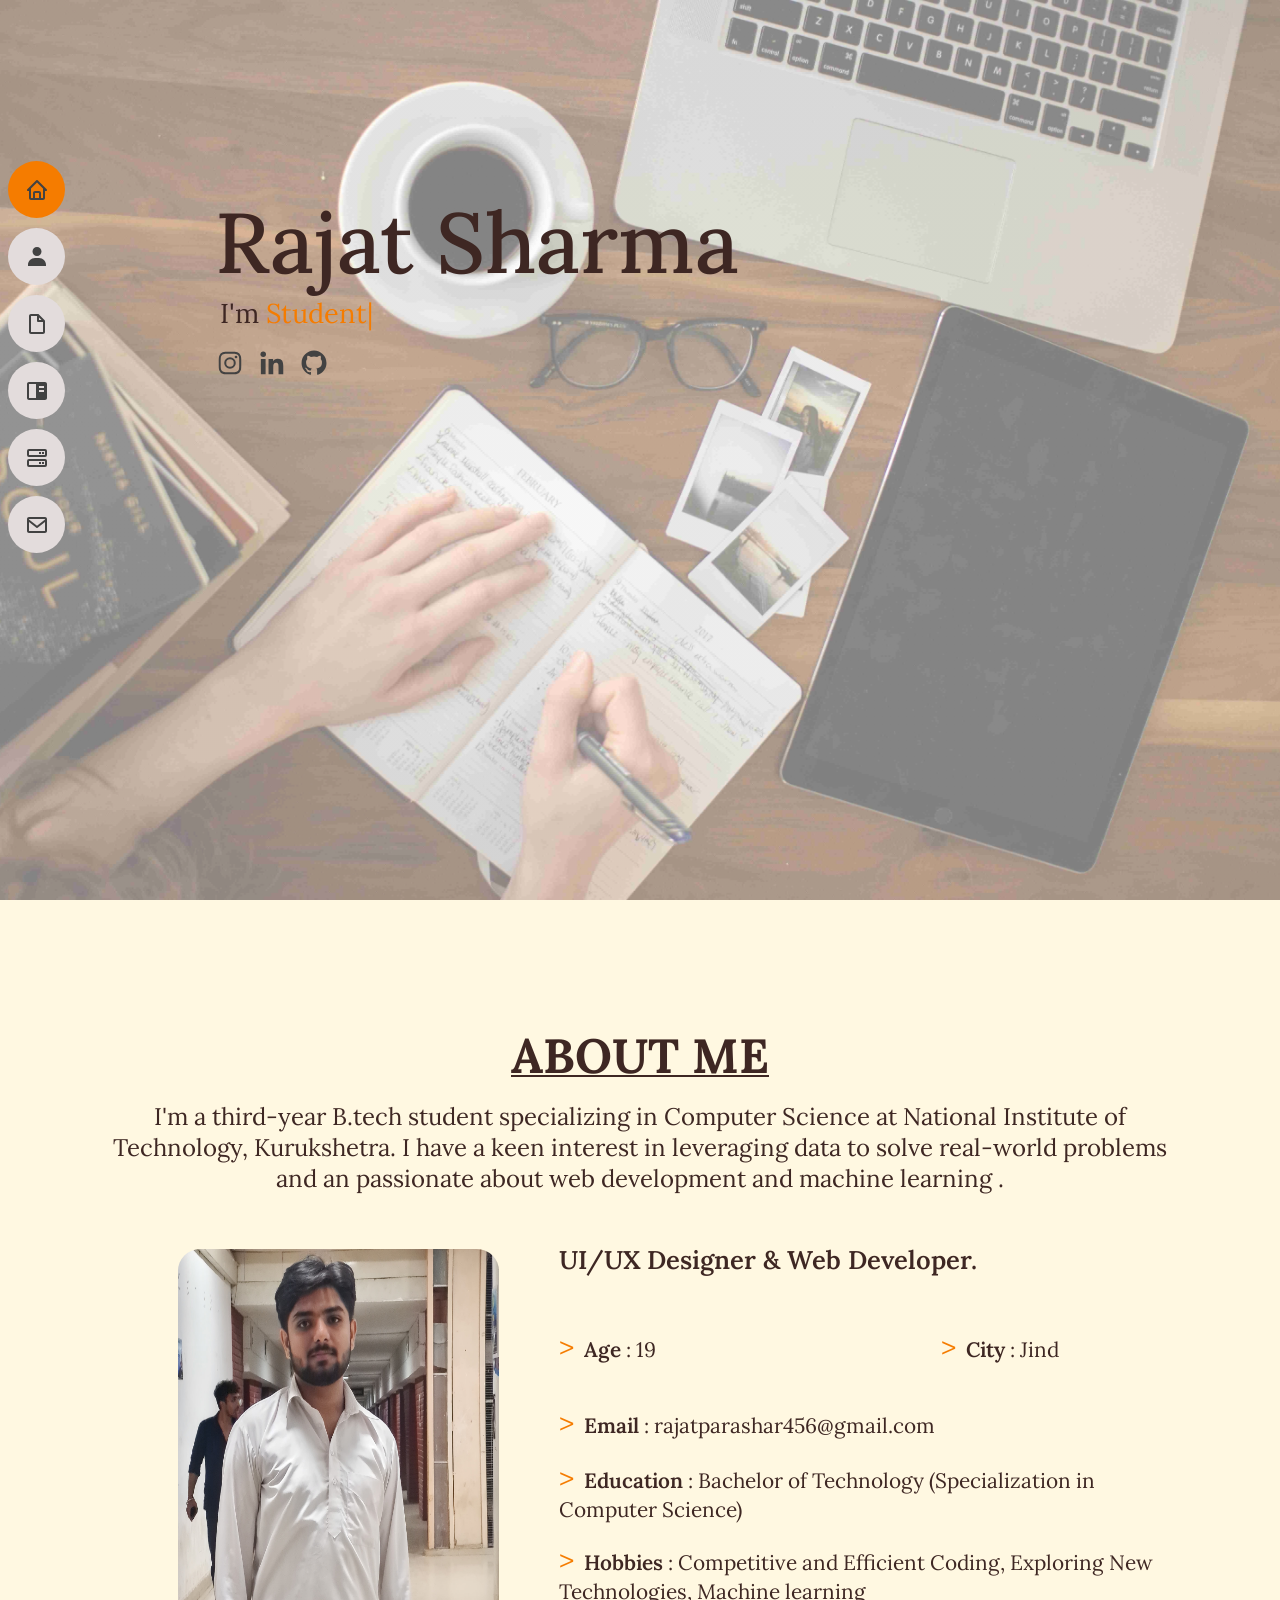
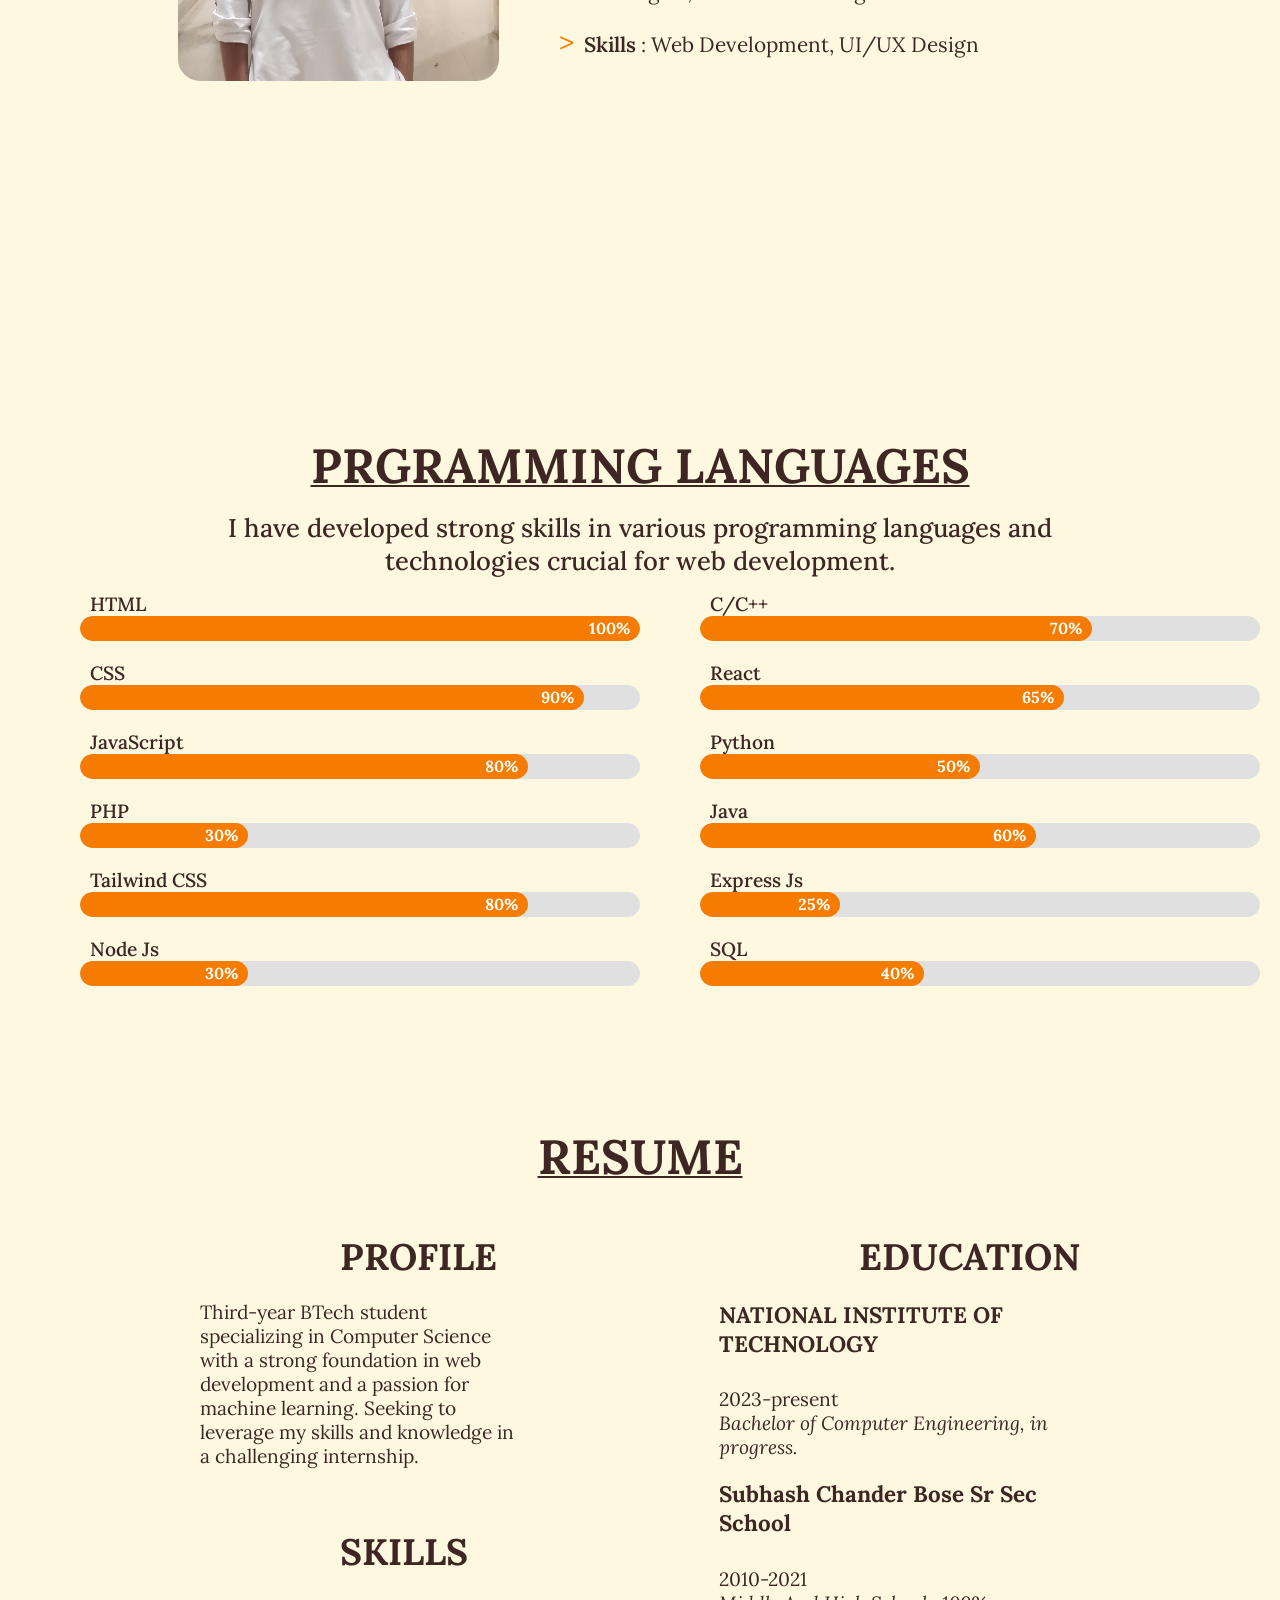
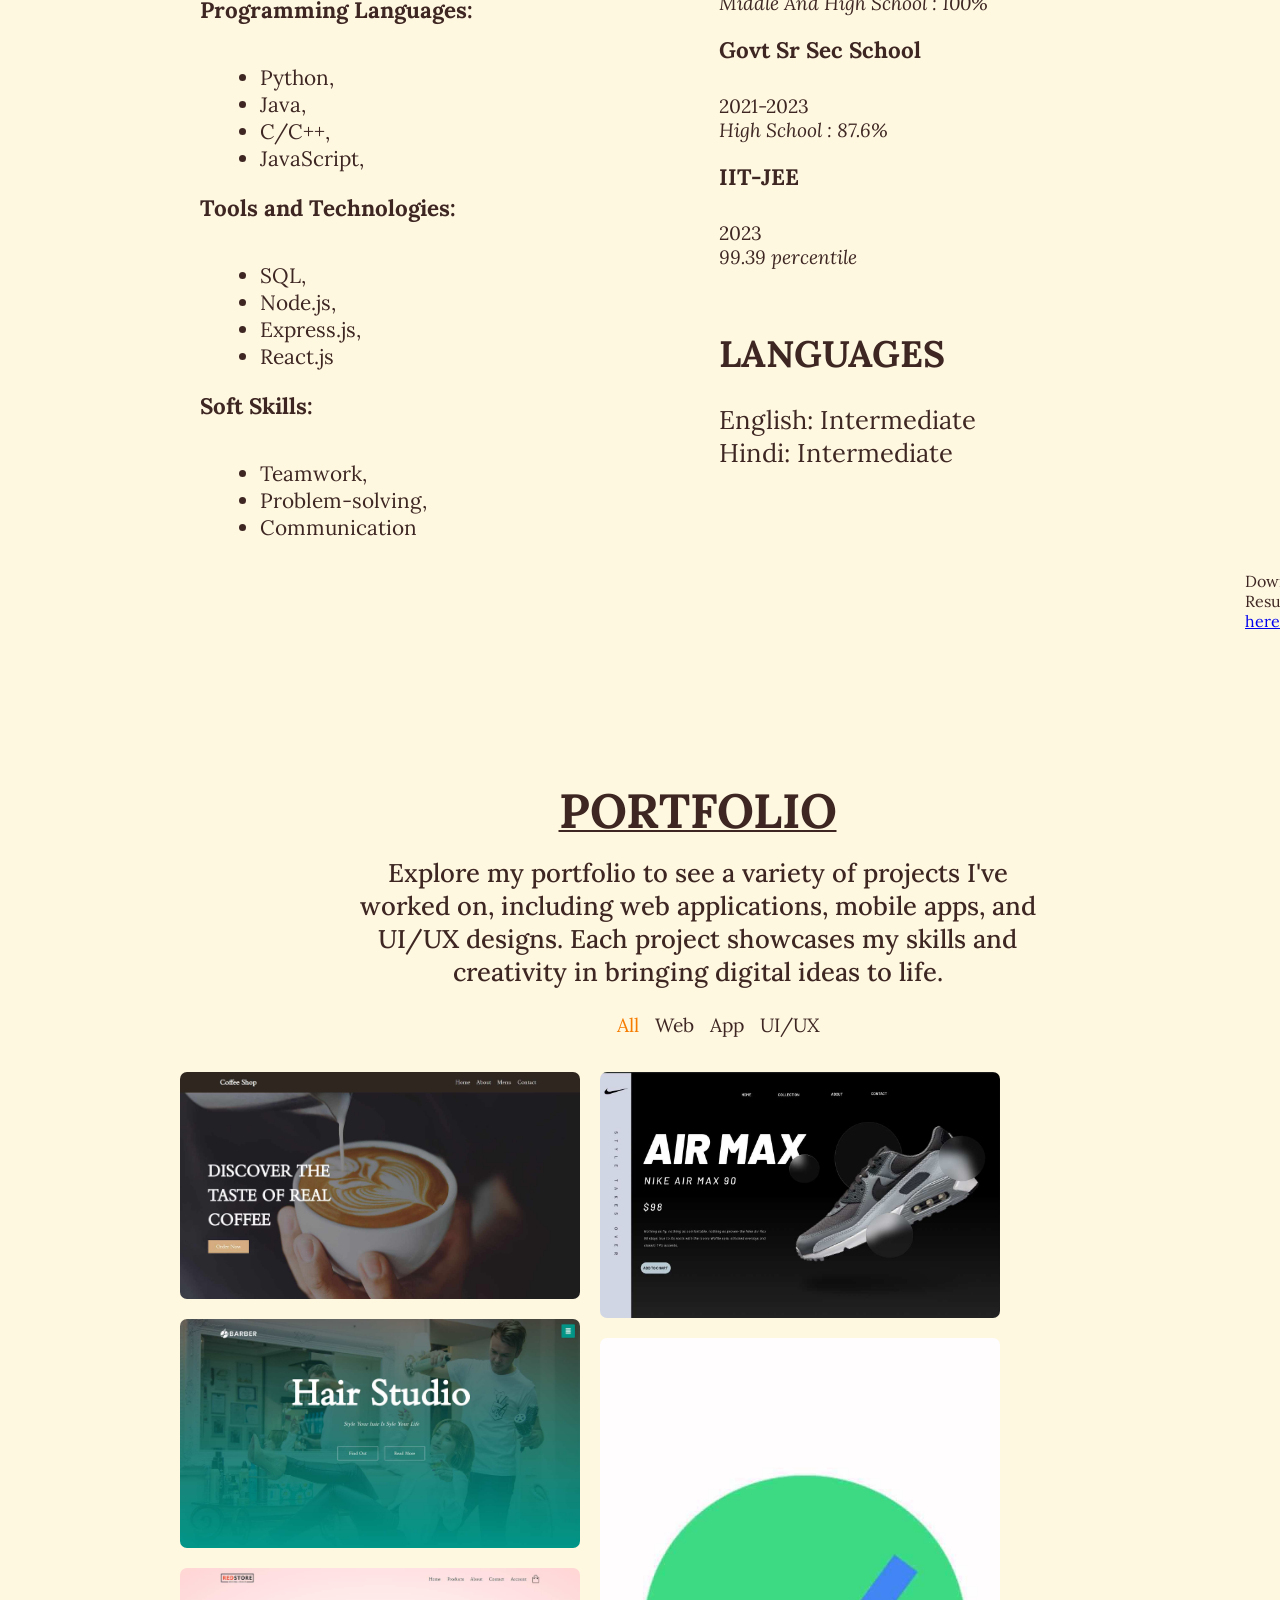
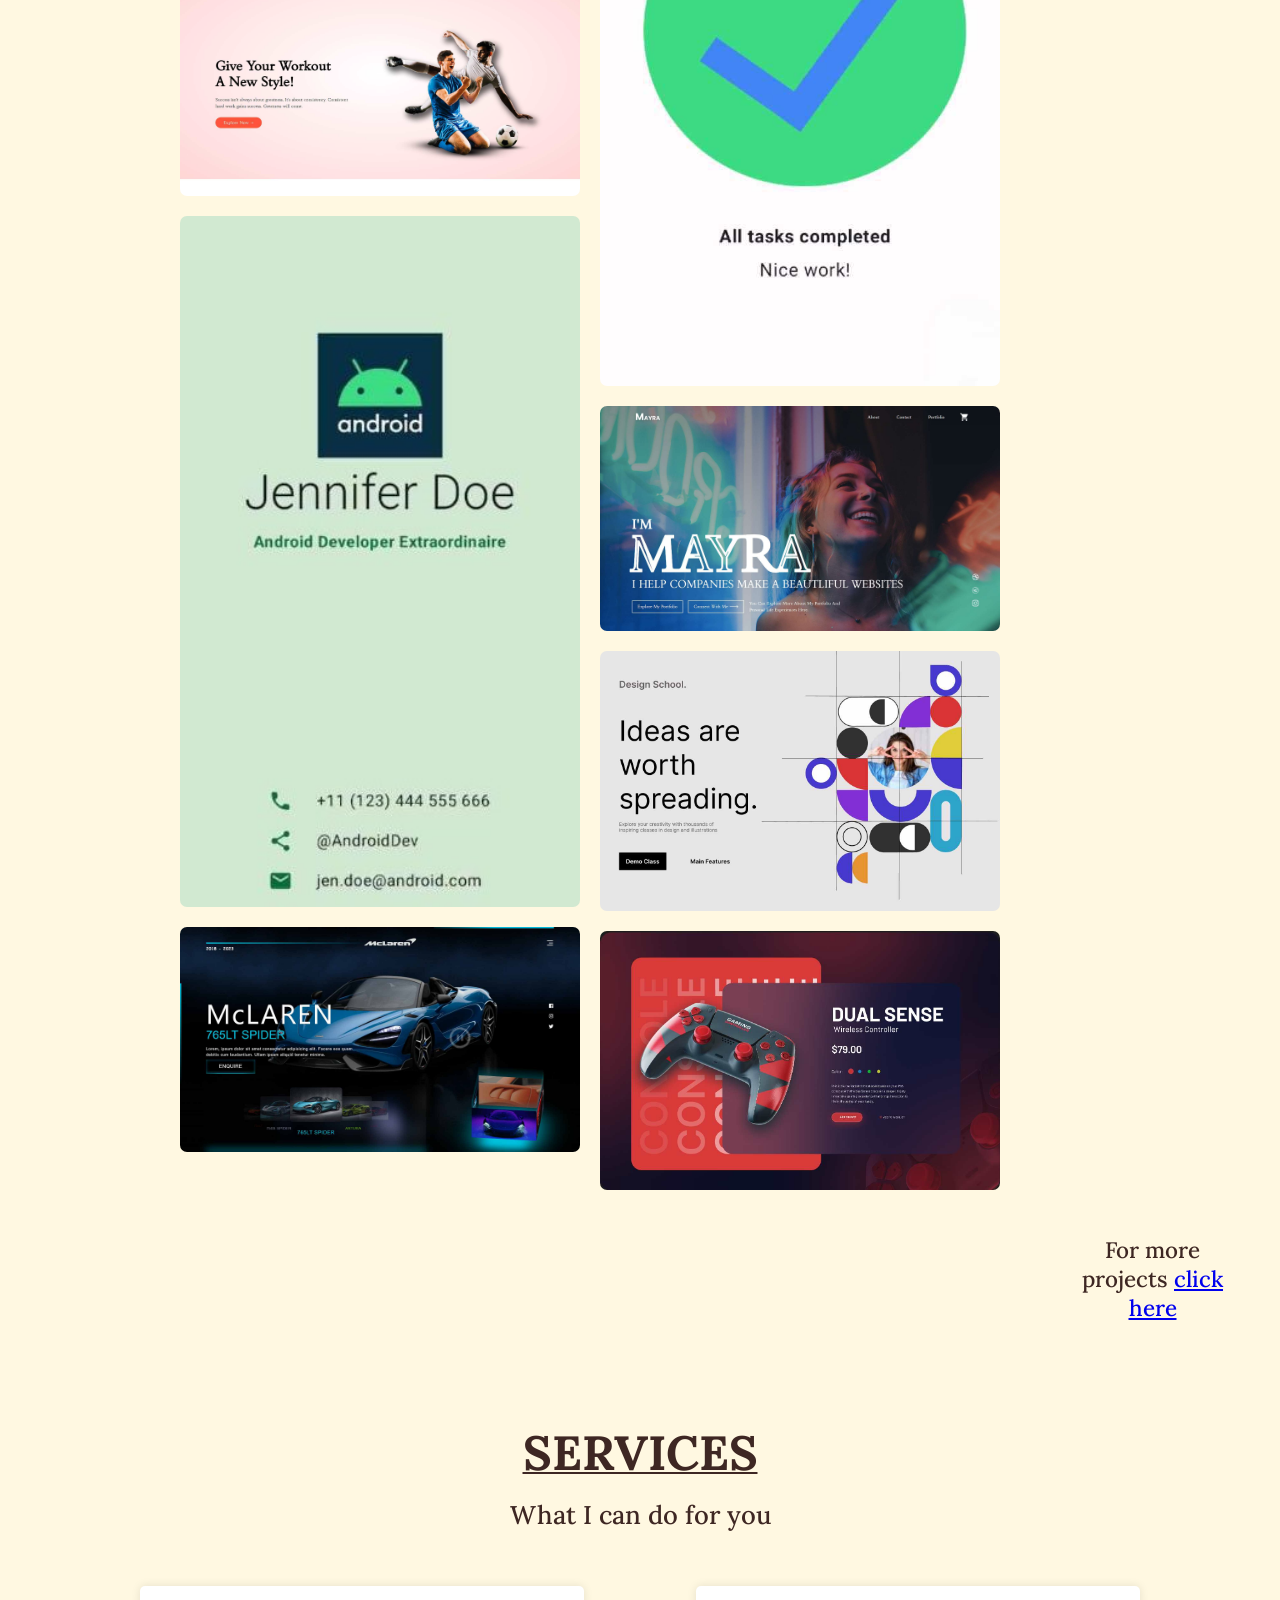
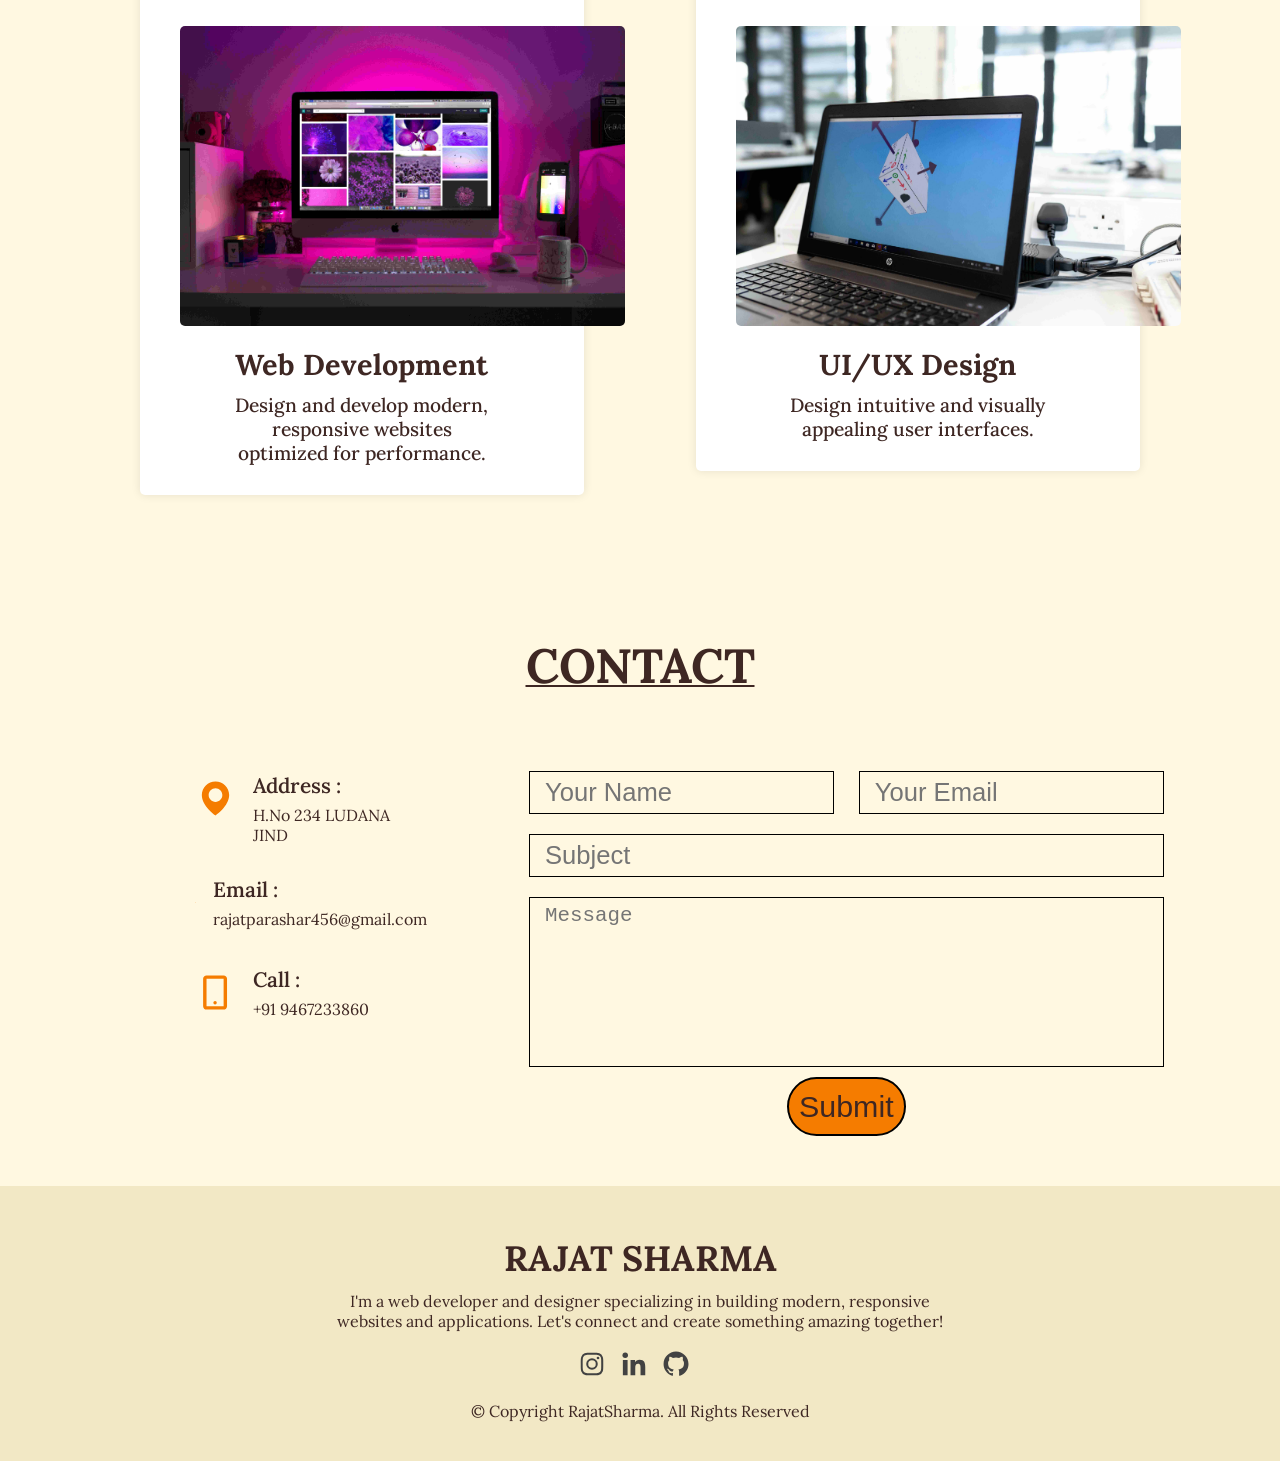
<file: Ketan-Sharma-main/index.html>
<!DOCTYPE html>
<html lang="en">
    <head>
        <meta charset="utf-8">
        <meta content="width=device-width, initial-scale=1.0" name="viewport">
        <title>Rajat Sharma</title>
        <link rel="stylesheet" href="assets/vender/portfolio-img/fancybox.css">
        <link rel="stylesheet" href="assets/css/style.css">
        <link rel="shortcut icon" href="assets/img/logo.png" type="image/x-icon">
    </head>
    <body>
        <header class="header">
            <i class="menu"></i>
            <nav class="navbar">
                <ul class="nav">
                    <li class="active"><i class="nav-icon"></i><a
                            href="#home" class="scroll-link">Home</a></li>
                    <li><i class="nav-icon"></i><a href="#about"
                            class="scroll-link">About</a></li>
                    <li><i class="nav-icon"></i><a
                            href="#resume" class="scroll-link">Resume</a></li>
                    <li><i class="nav-icon"></i><a
                            href="#portfolio"
                            class="scroll-link">Portfolio</a></li>
                    <li><i class="nav-icon"></i><a
                            href="#services"
                            class="scroll-link">Services</a></li>
                    <li><i class="nav-icon"></i><a
                            href="#contact" class="scroll-link">Contact</a></li>
                </ul>
            </nav>
        </header>
        <section class="home" id="home">
            <h1>Rajat Sharma</h1>
            <p>I'm <span class="typed"
                    data-typed-items="Student, Developer, Freelancer, Entrepreneur"></span></p>
            <div class="sociallinks">
                <ul>
                    <li><a
                            href="https://www.instagram.com/yatraofpurusharth"></a></li>
                    <li><a
                            href="https://www.linkedin.com/in/rajat-parashar-889653300/"></a></li>
                    <li><a href="https://github.com/Rajat1-2"></a></li>
                    <!-- <li><a href="https://x.com/KetanSharm37993"></a></li> -->
                </ul>
            </div>
        </section>
        <section class="about" id="about">
            <h3>About Me</h3>
            <p>I'm a third-year B.tech student specializing
                in Computer Science at National Institute of Technology,
                Kurukshetra. I have a keen interest in leveraging data to
                solve real-world problems and an passionate about web
                development and machine learning .</p>
            <div class="content">
                <div class="about-img"><img src="assets/img/profile-img4.jpg"
                        alt="profileimage"></div>
                <div class="about-text">
                    <h4>UI/UX Designer & Web Developer.</h4>
                    <div class="text">
                        <ul class="agecity"><li><span>Age</span> : 19 </li>
                            <li><span>City</span> : Jind </li>
                        </ul>
                        <ul>
                            <li><span>Email</span> : rajatparashar456@gmail.com
                            </li>
                            <li><span>Education</span> : Bachelor of Technology
                                (Specialization in Computer Science)
                            </li>
                            <li><span>Hobbies</span> :  Competitive and Efficient Coding, Exploring New
                                Technologies,  Machine learning
                                 </li>
                            <li><span>Skills</span> : Web Development,  UI/UX Design</li>
                        </ul>
                    </div>
                </div>
            </div>
        </section>
        <section id="skills" class="skills">
            <h3>Prgramming Languages</h3>
            <p>
                I have developed strong skills in various programming languages
                and technologies crucial for web development.
            </p>
            <div class="skillset">
                <div class="skill1">
                    <div class="skill">
                        <p>HTML</p>
                        <div class="progress-bar">
                            <div class="progress"
                                style="--target-width: 100%;">100%</div>
                        </div>
                    </div>

                    <div class="skill">
                        <p>CSS</p>
                        <div class="progress-bar">
                            <div class="progress"
                                style="--target-width: 90%;">90%</div>
                        </div>
                    </div>

                    <div class="skill">
                        <p>JavaScript</p>
                        <div class="progress-bar">
                            <div class="progress"
                                style="--target-width: 80%;">80%</div>
                        </div>
                    </div>
                    <div class="skill">
                        <p>PHP</p>
                        <div class="progress-bar">
                            <div class="progress"
                                style="--target-width: 30%;">30%</div>
                        </div>
                    </div>
                    <div class="skill">
                        <p>Tailwind CSS</p>
                        <div class="progress-bar">
                            <div class="progress"
                                style="--target-width: 80%;">80%</div>
                        </div>
                    </div>
                    <div class="skill">
                        <p>Node Js</p>
                        <div class="progress-bar">
                            <div class="progress"
                                style="--target-width: 30%;">30%</div>
                        </div>
                    </div>
                   
                </div>

                <div class="skill2">

                    <div class="skill">
                        <p>C/C++</p>
                        <div class="progress-bar">
                            <div class="progress"
                                style="--target-width: 70%;">70%</div>
                        </div>
                    </div>

                    <div class="skill">
                        <p>React</p>
                        <div class="progress-bar">
                            <div class="progress"
                                style="--target-width: 65%;">65%</div>
                        </div>
                    </div>

                    <div class="skill">
                        <p>Python</p>
                        <div class="progress-bar">
                            <div class="progress"
                                style="--target-width: 50%;">50%</div>
                        </div>
                    </div>

                    <div class="skill">
                        <p>Java</p>
                        <div class="progress-bar">
                            <div class="progress"
                                style="--target-width: 60%;">60%</div>
                        </div>
                    </div>
                    <div class="skill">
                        <p>Express Js</p>
                        <div class="progress-bar">
                            <div class="progress"
                                style="--target-width: 25%;">25%</div>
                        </div>
                    </div>
                    <div class="skill">
                        <p>SQL</p>
                        <div class="progress-bar">
                            <div class="progress"
                                style="--target-width: 40%;">40%</div>
                        </div>
                    </div>
                </div>
            </div>
        </section>
        <section id="resume" class="resume">
            <h3>Resume</h3>
            <div class="sets">
                <div class="set1">
                    <div class="profile">
                        <h2>PROFILE</h2>
                        <p>Third-year BTech student specializing in Computer Science
                            with a strong foundation in web development
                            and
                            a
                            passion for machine learning. Seeking to leverage my
                            skills and knowledge in a challenging
                            internship.
                        </p>
                    </div>
                    <div class="resumeskills">
                        <h2>SKILLS</h2>
                        <h4>Programming Languages: </h4>
                        <ul>
                            <li>Python,</li>
                            <li>Java,</li>
                            <li>C/C++,</li>
                            <li>JavaScript,</li>
                        </ul>
                        <h4>Tools and Technologies: </h4>
                        <ul>
                            <li>SQL,</li>
                            <li>Node.js,</li>
                            <li>Express.js,</li>
                            <li>React.js</li>
                        </ul>
                        <h4>Soft Skills: </h4>
                        <ul>
                            <li>Teamwork,</li>
                            <li>Problem-solving,</li>
                            <li>Communication</li>
                        </ul>
                    </div>
                    <!-- <div class="lang">
                        <h2>LANGUAGES</h2>
                        <p>English: Intermediate <br>Hindi: Intermediate
                             </p>
                    </div> -->
                </div>
                <div class="set2">
                    <div class="edu">
                        <h2>EDUCATION</h2>
                        <h4>NATIONAL INSTITUTE OF TECHNOLOGY</h4>
                        <p>2023-present</p>
                        <i>Bachelor of Computer Engineering, in progress.</i>

                        <h4>Subhash Chander Bose Sr Sec School</h4>
                        <p>2010-2021</p>
                        <i>Middle And High School : 100%</i>

                        <h4>Govt Sr Sec School</h4>
                        <p>2021-2023</p>
                        <i>High School : 87.6%</i>

                        <h4>IIT-JEE</h4>
                        <p>2023</p>
                        <i>99.39 percentile</i>


                        <div class="lang">
                        <h5 class="languag">LANGUAGES</h5>
                        <p class="texttt">English: Intermediate <br>Hindi: Intermediate
                             </p>
                    </div>

                       
                    </div>
                    <!-- <div class="course">
                        <h2>CERTIFICATIONS AND COURSES:</h2>
                        <h4>RedHat Course</h4>
                        <p>- Introduction to OpenShift Applications (DO101).</p>

                        <h4>Coursera </h4>
                        <p>
                            - Systems and Application security <br>
                            - Cryptography <br>
                            - Networks and Communications security <br>
                            - Access Controls
                        </p>
                    </div> -->
                </div>
            </div>
            <p class="downresume">Download Resume <a href="assets/Resume_rajat.pdf"
                    download="Resume.pdf">here</a>
            </p>
        </section>
        <section id="portfolio" class="portfolio">
            <h3>Portfolio</h3>
            <p>
                Explore my portfolio to see a variety of projects I've worked
                on, including web applications, mobile apps, and UI/UX designs.
                Each project showcases my skills and creativity in bringing
                digital ideas to life.
            </p>
            <div class="row">
                <ul class="row-content">
                    <li><a data-filter="all" class="on">All</a></li>
                    <li><a data-filter="web">Web</a></li>
                    <li><a data-filter="app">App</a></li>
                    <li><a data-filter="uiux">UI/UX</a></li>
                </ul>
            </div>
            <div class="portfolio-sets">
                <div class="portfolioset web">
                    <div class="portimg"><img
                            src="assets/img/portfolio/portfolio-1.jpg"
                            alt></div>
                    <div class="porttext">
                        <p>Web1</p>
                        <div class="portlink"><i class="size"
                                data-fancybox="gallery"
                                data-src="assets/img/portfolio/portfolio-1.jpg"></i>
                            <a href="https://insettprojects.rf.gd/projects.html"><i class="link"></i></a></div>
                    </div>
                </div>

                <div class="portfolioset uiux">
                    <div class="portimg"><img
                            src="assets/img/portfolio/portfolio-10.jpg"
                            alt></div>
                    <div class="porttext">
                        <p>UI/UX3</p>
                        <div class="portlink"><i class="size"
                                data-fancybox="gallery"
                                data-src="assets/img/portfolio/portfolio-10.jpg"></i>
                                <a href="https://insettprojects.rf.gd/projects.html"><i class="link"></i></a></div>
                    </div>
                </div>

                <div class="portfolioset web">
                    <div class="portimg"><img
                            src="assets/img/portfolio/portfolio-2.jpg"
                            alt></div>
                    <div class="porttext">
                        <p>Web2</p>
                        <div class="portlink"><i class="size"
                                data-fancybox="gallery"
                                data-src="assets/img/portfolio/portfolio-2.jpg"></i>
                                <a href="https://insettprojects.rf.gd/projects.html"><i class="link"></i></a></div>
                    </div>
                </div>

                <div class="portfolioset app">
                    <div class="portimg"><img
                            src="assets/img/portfolio/portfolio-7.jpg"
                            alt></div>
                    <div class="porttext">
                        <p>App1</p>
                        <div class="portlink"><i class="size"
                                data-fancybox="gallery"
                                data-src="assets/img/portfolio/portfolio-7.jpg"></i>
                                <a href="https://insettprojects.rf.gd/projects.html"><i class="link"></i></a></div>
                    </div>
                </div>

                <div class="portfolioset web">
                    <div class="portimg"><img
                            src="assets/img/portfolio/portfolio-3.jpg"
                            alt></div>
                    <div class="porttext">
                        <p>Web2</p>
                        <div class="portlink"><i class="size"
                                data-fancybox="gallery"
                                data-src="assets/img/portfolio/portfolio-3.jpg"></i>
                                <a href="https://insettprojects.rf.gd/projects.html"><i class="link"></i></a></div>
                    </div>
                </div>

                <div class="portfolioset app">
                    <div class="portimg"><img
                            src="assets/img/portfolio/portfolio-6.jpg"
                            alt></div>
                    <div class="porttext">
                        <p>App1</p>
                        <div class="portlink"><i class="size"
                                data-fancybox="gallery"
                                data-src="assets/img/portfolio/portfolio-6.jpg"></i>
                                <a href="https://insettprojects.rf.gd/projects.html"><i class="link"></i></a></div>
                    </div>
                </div>

                <div class="portfolioset web">
                    <div class="portimg"><img
                            src="assets/img/portfolio/portfolio-4.jpg"
                            alt></div>
                    <div class="porttext">
                        <p>Web2</p>
                        <div class="portlink"><i class="size"
                                data-fancybox="gallery"
                                data-src="assets/img/portfolio/portfolio-4.jpg"></i>
                                <a href="https://insettprojects.rf.gd/projects.html"><i class="link"></i></a></div>
                    </div>
                </div>

                <div class="portfolioset uiux">
                    <div class="portimg"><img
                            src="assets/img/portfolio/portfolio-9.jpg"
                            alt></div>
                    <div class="porttext">
                        <p>UI/UX1</p>
                        <div class="portlink"><i class="size"
                                data-fancybox="gallery"
                                data-src="assets/img/portfolio/portfolio-9.jpg"></i>
                                <a href="https://insettprojects.rf.gd/projects.html"><i class="link"></i></a></div>
                    </div>
                </div>

                <div class="portfolioset web">
                    <div class="portimg"><img
                            src="assets/img/portfolio/portfolio-5.jpg"
                            alt></div>
                    <div class="porttext">
                        <p>Web2</p>
                        <div class="portlink"><i class="size"
                                data-fancybox="gallery"
                                data-src="assets/img/portfolio/portfolio-5.jpg"></i>
                                <a href="https://insettprojects.rf.gd/projects.html"><i class="link"></i></a></div>
                    </div>
                </div>

                <div class="portfolioset uiux">
                    <div class="portimg"><img
                            src="assets/img/portfolio/portfolio-8.jpg"
                            alt></div>
                    <div class="porttext">
                        <p>UI/UX1</p>
                        <div class="portlink"><i class="size"
                                data-fancybox="gallery"
                                data-src="assets/img/portfolio/portfolio-8.jpg"></i>
                                <a href="https://insettprojects.rf.gd/projects.html"><i class="link"></i></a></div>
                    </div>
                </div>

            </div>
            <p class="projectslink">For more projects <a href="https://github.com/Rajat1-2">click
                    here</a></p>
        </section>
        <section class="services" id="services">
            <h3>Services</h3>
            <p>What I can do for you</p>
            <div class="service-container">
                <div class="service">
                    <div class="service-img"><img
                            src="assets/img/service/service-1.jpg"
                            alt="Web Development"></div>
                    <h2>Web Development</h2>
                    <p>Design and develop modern, responsive websites optimized
                        for performance.</p>
                </div>

                <!-- <div class="service">
                    <div class="service-img"><img
                            src="assets/img/service/service-2.jpg"
                            alt="App Development"></div>
                    <h2>App Development</h2>
                    <p>Build seamless mobile applications for Android and iOS
                        platforms.</p>
                </div> -->

                <!-- <div class="service">
                    <div class="service-img"><img
                            src="assets/img/service/service-3.jpg"
                            alt="Logo Design"></div>
                    <h2>Logo Design</h2>
                    <p>Create impactful logos that represent your brand
                        identity.</p>
                </div> -->

                <div class="service">
                    <div class="service-img"><img
                            src="assets/img/service/service-4.jpg"
                            alt="UI/UX"></div>
                    <h2>UI/UX Design</h2>
                    <p>Design intuitive and visually appealing user
                        interfaces.</p>
                </div>
            </div>
        </section>
        <section id="contact" class="contact">
            <h3>Contact</h3>
            <div class="contact-content">
                <div class="contact-left">
                    <div class="contact-things">
                        <i class="address-icon"></i>
                        <div class="contact-text"><h4>Address :</h4>
                            <p>H.No 234 LUDANA JIND </p>
                        </div>

                    </div>
                    <div class="contact-things">
                        <i class="email-icon"></i>
                        <div class="contact-text"><h4>Email :</h4>
                            <p>rajatparashar456@gmail.com</p>
                        </div>

                    </div>
                    <div class="contact-things">
                        <i class="call-icon"></i>
                        <div class="contact-text"><h4>Call :</h4>
                            <p>+91 9467233860</p>
                        </div>

                    </div>
                </div>
                <form action="assets/php/sendmail.php" method="post"
                    id="contactForm">
                    <div class="formtext">
                        <input type="text" id="name" name="name"
                            placeholder="Your Name" required />
                        <input type="email" name="email" id="email"
                            placeholder="Your Email" required />
                    </div>
                    <input type="text" name="subject" id="subject"
                        placeholder="Subject" required />
                    <textarea name="message" id="textarea"
                        placeholder="Message" rows="3" required></textarea>
                    <button type="submit" name="submitbtn">Submit</button>
                    
                </form>
            </div>
        </section>
        <footer>
            <h1>RAJAT SHARMA</h1>
            <p>I'm a web developer and designer specializing in building modern,
                responsive websites and applications. Let's connect and create
                something amazing together!</p>
            <div class="sociallinks">
                <ul>
                    <li><a
                            href="https://www.instagram.com/yatraofpurusharth"></a></li>
                    <li><a
                            href="https://www.linkedin.com/in/rajat-parashar-889653300/"></a></li>
                    <li><a href="https://github.com/Rajat1-2"></a></li>
                    <!-- <li><a href="https://x.com/KetanSharm37993"></a></li> -->
                </ul>
            </div>
            <p>© Copyright RajatSharma. All Rights Reserved</p>
        </footer>
        <script src="assets/vender/js/sweetalert2@11.js"></script>
        <script src="assets/php/sweetform.js"></script>
        <script src="assets/vender/portfolio-img/fancybox.umd.js"></script>
        <script src="assets/vender/js/imagesloaded.pkgd.min.js"></script>
        <script src="assets/vender/js/masonry.pkgd.min.js"></script>
        <script src="assets/vender/js/typed.umd.js"></script>
        <script src="assets/js/main.js"></script>
    </body>
</html>
</file>
<file: Ketan-Sharma-main/assets/css/style.css>
@import url('https://fonts.googleapis.com/css2?family=Lora:ital,wght@0,400..700;1,400..700&display=swap');

* {
  box-sizing: border-box;
}

html,
body {
  font-family: "Lora", serif;
  width: 100%;
  height: auto;
  margin: 0;
  padding: 0;
  background: #FFF8E1;
  color: #3E2723;
  overflow-x: hidden;
  overflow-y: auto;
  scroll-behavior: smooth;
}

/* -------------------------------------header-------------------------------- */

.menu {
  display: none;
}

.header {
  position: absolute;
  margin: 0;
}

.navbar {
  position: absolute;
  padding: 0;
  margin: 156px 0;
}

.nav {
  position: fixed;
  display: flex;
  flex-direction: column;
  justify-content: center;
  list-style-type: none;
  margin: 0;
  padding: 0;
}

.nav li {
  position: relative;
  border-radius: 50px;
  margin: 5px 8px;
  padding: 10px;
  background-color: #e3dcdc;
  cursor: pointer;
  display: flex;
  align-items: center;
  width: 57px;
  transition: background-color 0.3s ease, width 0.3s ease;
}

.nav li a {
  position: absolute;
  opacity: 0;
  color: white;
  margin-left: 7px;
  margin-bottom: 3px;
  transition: all 0.3s ease;
  text-decoration: none;
  font-size: 1.5em;
  white-space: nowrap;
  transition: opacity 0.3s ease, transform 0.3s ease;
}

.nav li i {
  position: relative;
  /* display: inline-block; */
  width: 37px;
  height: 37px;
  fill: rgba(66, 66, 66, 1);
}

.nav li:nth-child(1) i {
  background: url('data:image/svg+xml;utf8,<svg xmlns="http://www.w3.org/2000/svg" width="24" height="24" viewBox="0 0 24 24" style="fill: rgba(66, 66, 66, 1);transform: ;msFilter:;"><path d="M3 13h1v7c0 1.103.897 2 2 2h12c1.103 0 2-.897 2-2v-7h1a1 1 0 0 0 .707-1.707l-9-9a.999.999 0 0 0-1.414 0l-9 9A1 1 0 0 0 3 13zm7 7v-5h4v5h-4zm2-15.586 6 6V15l.001 5H16v-5c0-1.103-.897-2-2-2h-4c-1.103 0-2 .897-2 2v5H6v-9.586l6-6z"></path></svg>') no-repeat center;
}

.nav li:nth-child(2) i {
  background: url('data:image/svg+xml;utf8,<svg xmlns="http://www.w3.org/2000/svg" width="24" height="24" viewBox="0 0 24 24" style="fill: rgba(66, 66, 66, 1);transform: ;msFilter:;"><path d="M7.5 6.5C7.5 8.981 9.519 11 12 11s4.5-2.019 4.5-4.5S14.481 2 12 2 7.5 4.019 7.5 6.5zM20 21h1v-1c0-3.859-3.141-7-7-7h-4c-3.86 0-7 3.141-7 7v1h17z"></path></svg>') no-repeat center;
}

.nav li:nth-child(3) i {
  background: url('data:image/svg+xml;utf8,<svg xmlns="http://www.w3.org/2000/svg" width="24" height="24" viewBox="0 0 24 24" style="fill: rgba(66, 66, 66, 1);transform: ;msFilter:;"><path d="M19.937 8.68c-.011-.032-.02-.063-.033-.094a.997.997 0 0 0-.196-.293l-6-6a.997.997 0 0 0-.293-.196c-.03-.014-.062-.022-.094-.033a.991.991 0 0 0-.259-.051C13.04 2.011 13.021 2 13 2H6c-1.103 0-2 .897-2 2v16c0 1.103.897 2 2 2h12c1.103 0 2-.897 2-2V9c0-.021-.011-.04-.013-.062a.99.99 0 0 0-.05-.258zM16.586 8H14V5.414L16.586 8zM6 20V4h6v5a1 1 0 0 0 1 1h5l.002 10H6z"></path></svg>') no-repeat center;
}

.nav li:nth-child(4) i {
  background: url('data:image/svg+xml;utf8,<svg xmlns="http://www.w3.org/2000/svg" width="24" height="24" viewBox="0 0 24 24" style="fill: rgba(66, 66, 66, 1);transform: ;msFilter:;"><path d="M20 3H4c-1.103 0-2 .897-2 2v14c0 1.103.897 2 2 2h16c1.103 0 2-.897 2-2V5c0-1.103-.897-2-2-2zm-1 4v2h-5V7h5zm-5 4h5v2h-5v-2zM4 19V5h7v14H4z"></path></svg>') no-repeat center;
}

.nav li:nth-child(5) i {
  background: url('data:image/svg+xml;utf8,<svg xmlns="http://www.w3.org/2000/svg" width="24" height="24" viewBox="0 0 24 24" style="fill: rgba(66, 66, 66, 1);transform: ;msFilter:;"><path d="M20 3H4a2 2 0 0 0-2 2v4a2 2 0 0 0 2 2h16a2 2 0 0 0 2-2V5a2 2 0 0 0-2-2zM4 9V5h16v4zm16 4H4a2 2 0 0 0-2 2v4a2 2 0 0 0 2 2h16a2 2 0 0 0 2-2v-4a2 2 0 0 0-2-2zM4 19v-4h16v4z"></path><path d="M17 6h2v2h-2zm-3 0h2v2h-2zm3 10h2v2h-2zm-3 0h2v2h-2z"></path></svg>') no-repeat center;
}

.nav li:nth-child(6) i {
  background: url('data:image/svg+xml;utf8,<svg xmlns="http://www.w3.org/2000/svg" width="24" height="24" viewBox="0 0 24 24" style="fill: rgba(66, 66, 66, 1);transform: ;msFilter:;"><path d="M20 4H4c-1.103 0-2 .897-2 2v12c0 1.103.897 2 2 2h16c1.103 0 2-.897 2-2V6c0-1.103-.897-2-2-2zm0 2v.511l-8 6.223-8-6.222V6h16zM4 18V9.044l7.386 5.745a.994.994 0 0 0 1.228 0L20 9.044 20.002 18H4z"></path></svg>') no-repeat center;
}

.nav li:hover {
  background: #F57C00;
  width: 159px;
}

.header .nav li.active {
  background: #F57C00;
}

.nav li:hover a {
  transform: translateX(36px);
  opacity: 1;
}

section {
  margin: 100px 0;
  height: auto;
}

section h3 {
  text-align: center;
  font-size: 3em;
  margin: 15px 0 15px 0;
  text-decoration: underline;
  text-transform: uppercase;
  text-decoration-thickness: from-font;
}


/* -------------------------------------Hero Section-------------------------------------- */

.home {
  background: linear-gradient(rgba(255, 255, 255, 0.5), rgba(255, 255, 255, 0.5)), url('../img/bgimage.jpg');
  background-size: cover;
  background-position: center;
  background-repeat: no-repeat;
  height: 100vh;
  width: 100vw;
  padding: 188px 215px;
  /* position: relative; */
  margin: 0;
}

.home h1 {
  font-size: 5.3em;
  font-weight: 500;
  margin: 0;
}

.home p {
  font-size: 1.7em;
  font-weight: 400;
  margin: 0px 5px;
}

.home p span {
  color: #F57C00;
}

.sociallinks ul {
  display: flex;
  margin: 18px 0;
  padding: 0;
}

.sociallinks li {
  list-style: none;
  margin: 0 12px 0 0;
}

.sociallinks li a {
  position: relative;
  display: inline-block;
  width: 30px;
  height: 30px;
  fill: rgba(66, 66, 66, 1);
}

.sociallinks li:nth-child(1) a {
  background: url('data:image/svg+xml;utf8,<svg xmlns="http://www.w3.org/2000/svg"  viewBox="0 0 24 24" style="fill: rgba(66, 66, 66, 1);transform: ;msFilter:;"><path d="M11.999 7.377a4.623 4.623 0 1 0 0 9.248 4.623 4.623 0 0 0 0-9.248zm0 7.627a3.004 3.004 0 1 1 0-6.008 3.004 3.004 0 0 1 0 6.008z"></path><circle cx="16.806" cy="7.207" r="1.078"></circle><path d="M20.533 6.111A4.605 4.605 0 0 0 17.9 3.479a6.606 6.606 0 0 0-2.186-.42c-.963-.042-1.268-.054-3.71-.054s-2.755 0-3.71.054a6.554 6.554 0 0 0-2.184.42 4.6 4.6 0 0 0-2.633 2.632 6.585 6.585 0 0 0-.419 2.186c-.043.962-.056 1.267-.056 3.71 0 2.442 0 2.753.056 3.71.015.748.156 1.486.419 2.187a4.61 4.61 0 0 0 2.634 2.632 6.584 6.584 0 0 0 2.185.45c.963.042 1.268.055 3.71.055s2.755 0 3.71-.055a6.615 6.615 0 0 0 2.186-.419 4.613 4.613 0 0 0 2.633-2.633c.263-.7.404-1.438.419-2.186.043-.962.056-1.267.056-3.71s0-2.753-.056-3.71a6.581 6.581 0 0 0-.421-2.217zm-1.218 9.532a5.043 5.043 0 0 1-.311 1.688 2.987 2.987 0 0 1-1.712 1.711 4.985 4.985 0 0 1-1.67.311c-.95.044-1.218.055-3.654.055-2.438 0-2.687 0-3.655-.055a4.96 4.96 0 0 1-1.669-.311 2.985 2.985 0 0 1-1.719-1.711 5.08 5.08 0 0 1-.311-1.669c-.043-.95-.053-1.218-.053-3.654 0-2.437 0-2.686.053-3.655a5.038 5.038 0 0 1 .311-1.687c.305-.789.93-1.41 1.719-1.712a5.01 5.01 0 0 1 1.669-.311c.951-.043 1.218-.055 3.655-.055s2.687 0 3.654.055a4.96 4.96 0 0 1 1.67.311 2.991 2.991 0 0 1 1.712 1.712 5.08 5.08 0 0 1 .311 1.669c.043.951.054 1.218.054 3.655 0 2.436 0 2.698-.043 3.654h-.011z"></path></svg>') no-repeat center;
}

.sociallinks li:nth-child(2) a {
  background: url('data:image/svg+xml;utf8,<svg xmlns="http://www.w3.org/2000/svg"  viewBox="0 0 24 24" style="fill: rgba(66, 66, 66, 1);transform: ;msFilter:;"><circle cx="4.983" cy="5.009" r="2.188"></circle><path d="M9.237 8.855v12.139h3.769v-6.003c0-1.584.298-3.118 2.262-3.118 1.937 0 1.961 1.811 1.961 3.218v5.904H21v-6.657c0-3.27-.704-5.783-4.526-5.783-1.835 0-3.065 1.007-3.568 1.96h-.051v-1.66H9.237zm-6.142 0H6.87v12.139H3.095z"></path></svg>') no-repeat center;
}

.sociallinks li:nth-child(3) a {
  background: url('data:image/svg+xml;utf8,<svg xmlns="http://www.w3.org/2000/svg"  viewBox="0 0 24 24" style="fill: rgba(66, 66, 66, 1);transform: ;msFilter:;"><path fill-rule="evenodd" clip-rule="evenodd" d="M12.026 2c-5.509 0-9.974 4.465-9.974 9.974 0 4.406 2.857 8.145 6.821 9.465.499.09.679-.217.679-.481 0-.237-.008-.865-.011-1.696-2.775.602-3.361-1.338-3.361-1.338-.452-1.152-1.107-1.459-1.107-1.459-.905-.619.069-.605.069-.605 1.002.07 1.527 1.028 1.527 1.028.89 1.524 2.336 1.084 2.902.829.091-.645.351-1.085.635-1.334-2.214-.251-4.542-1.107-4.542-4.93 0-1.087.389-1.979 1.024-2.675-.101-.253-.446-1.268.099-2.64 0 0 .837-.269 2.742 1.021a9.582 9.582 0 0 1 2.496-.336 9.554 9.554 0 0 1 2.496.336c1.906-1.291 2.742-1.021 2.742-1.021.545 1.372.203 2.387.099 2.64.64.696 1.024 1.587 1.024 2.675 0 3.833-2.33 4.675-4.552 4.922.355.308.675.916.675 1.846 0 1.334-.012 2.41-.012 2.737 0 .267.178.577.687.479C19.146 20.115 22 16.379 22 11.974 22 6.465 17.535 2 12.026 2z"></path></svg>') no-repeat center;
}

.sociallinks li:nth-child(4) a {
  background: url('data:image/svg+xml;utf8,<svg xmlns="http://www.w3.org/2000/svg"  viewBox="0 0 30 30" style="fill: rgba(66, 66, 66, 1);"><path d="M26.37,26l-8.795-12.822l0.015,0.012L25.52,4h-2.65l-6.46,7.48L11.28,4H4.33l8.211,11.971L12.54,15.97L3.88,26h2.65 l7.182-8.322L19.42,26H26.37z M10.23,6l12.34,18h-2.1L8.12,6H10.23z"></path></svg>') no-repeat center;
}

.sociallinks li:nth-child(5) a {
  background: url('data:image/svg+xml;utf8,<svg xmlns="http://www.w3.org/2000/svg"  viewBox="0 0 24 24" style="fill: rgba(66, 66, 66, 1);transform: ;msFilter:;"><path d="M8.465 11.293c1.133-1.133 3.109-1.133 4.242 0l.707.707 1.414-1.414-.707-.707c-.943-.944-2.199-1.465-3.535-1.465s-2.592.521-3.535 1.465L4.929 12a5.008 5.008 0 0 0 0 7.071 4.983 4.983 0 0 0 3.535 1.462A4.982 4.982 0 0 0 12 19.071l.707-.707-1.414-1.414-.707.707a3.007 3.007 0 0 1-4.243 0 3.005 3.005 0 0 1 0-4.243l2.122-2.121z"></path><path d="m12 4.929-.707.707 1.414 1.414.707-.707a3.007 3.007 0 0 1 4.243 0 3.005 3.005 0 0 1 0 4.243l-2.122 2.121c-1.133 1.133-3.109 1.133-4.242 0L10.586 12l-1.414 1.414.707.707c.943.944 2.199 1.465 3.535 1.465s2.592-.521 3.535-1.465L19.071 12a5.008 5.008 0 0 0 0-7.071 5.006 5.006 0 0 0-7.071 0z"></path></svg>') no-repeat center;
}

.sociallinks li a:hover {
  filter: invert(15%) sepia(27%) saturate(32) hue-rotate(334deg) brightness(89%) contrast(117%);
}

/* ---------------------------------------about------------------------------------------------------------------------ */

.about {
  /* position: relative; */
  height: 100vh;
  text-align: center;
  padding: 10px 109px;
}

.about p {
  font-size: 1.5em;
  margin: 15px 0;
  font-weight: 400;
}

.about-img {
  width: 475px;
  height: auto;
  margin: 40px 30px 0px 69px;
}

.about-img img {
  width: 100%;
  height: 100%;
  /* height:70%; */
  border-radius: 22px;
}

.about .content {
  display: flex;
}

.about-text {
  margin: 0 0 0 30px;
  text-align: left;
}


.about-text h4 {
  font-size: 1.6em;
  font-weight: 600;
}

.agecity {
  display: flex;
  width: 500px;
  justify-content: space-between;
}

.text ul {
  list-style: none;
  padding-left: 0;
  font-size: 1.3em;
}

.text ul li {
  list-style: none;
  margin: 18px 0;
}

.text ul li::before {
  content: '>';
  font-size: 1.4em;
  margin-right: 10px;
  color: #F57C00;
}

.text ul li span {
  font-size: 1em;
  font-weight: 600;
}

/* -------------------------------------skills--------------------------------------------------- */

.skills {
  padding: 20px;
  text-align: center;
}

.skills p {
  font-size: 1.6em;
  margin: 15px 200px;
  font-weight: 500;
}

.skill {
  margin-bottom: 20px;
}

.skill p {
  font-size: 1.2em;
  font-weight: 545;
  margin: 0 0 0 10px;
}

.progress-bar {
  background-color: #e0e0e0;
  border-radius: 20px;
  overflow: hidden;
  height: 25px;
  position: relative;
}


.progress {
  background-color: #F57C00;
  height: 100%;
  border-radius: 20px;
  text-align: right;
  padding-right: 10px;
  box-sizing: border-box;
  color: white;
  font-weight: bold;
  line-height: 25px;
  width: 0;
  /* animation: fillBar 2s ease-in-out forwards; */
}

.progress.open {
  animation: fillBar 2s ease-in-out forwards;
}


@keyframes fillBar {
  from {
    width: 0;
  }

  to {
    width: var(--target-width);
  }
}

.skillset {
  display: flex;
  width: 100%;
  text-align: left;
}

.skill1,
.skill2 {
  width: 100%;
  margin: 0 0 0 60px;
}

/* ----------------------------------------------Resume------------------------------------------------------------------------- */

.resume {
  height: auto;
}

.sets {
  display: flex;
  flex-direction: row;
  margin: 10px 100px;
}

.set1,
.set2 {
  display: flex;
  flex-direction: column;
  width: 40%;
  margin: 0 100px;
}

.sets h2 {
  margin-left: 140px;
  margin-bottom: 20px;
  font-size: 2.3em;
}

.languag{
  margin-bottom: 20px;
  font-size: 2.3em;
}
.textt{
  font-size: 1.3rem;
}

.sets p {
  font-size: 1.2em;
  margin-bottom: 30px;
}
/* .lang {
  margin-right: 100px;
} */


.resumeskills h4,
.course h4 {
  font-size: 1.4em;
  margin-top: 10px;
  margin-bottom: 40px;
}

.resumeskills ul {
  list-style-type: disc;
  margin-left: 20px;
  font-size: 1.3em;
  text-align: left;
}

.edu h4 {
  font-size: 1.4em;
  margin-top: 20px;
}


.edu p {
  font-size: 1.2em;
  margin-bottom: 0;
}

.edu i {
  font-size: 1.2em;
}

.course h2 {
  margin-top: 30px;
  margin-left: 0;
}


.lang h2 {
  margin-top: 30px;
}

.lang p {
  font-size: 1.6em;
}

.downresume {
  margin: 0 0 0 1245px;
}

/* ---------------------------------------------Portfolio----------------------------------------------------------------------------- */

.portfolio {
  text-align: center;
  padding: 34px 55px 0 170px;
}

.portfolio p {
  font-size: 1.6em;
  margin: 15px 170px;
  font-weight: 500;
}

.row-content {
  display: flex;
  list-style: none;
  justify-content: center;
  width: 100%;
  margin: 20px 0;
}

.row-content li {
  margin: 5px 8px;
  font-size: 1.2em;
  font-weight: 300;
  cursor: pointer;
}

.row-content li a:hover,
.row-content li a.on {
  color: #F57C00;
}

.portfolio-sets {
  /* display: block; */
  margin: 0 auto;
}

.portfolioset {
  margin: 10px;
  position: relative;
  width: 400px;
  height: auto;
  opacity: 1;
  transform: translateY(0);
  transition: opacity 0.6s ease, transform 0.6s ease, height 0.6s ease;
}

.portfolioset.hidden {
  opacity: 0;
  width: 0;
  height: 0;
  transform: scale(0.8);
  pointer-events: none;
  transition: all 0.7s ease;
}

.portimg {
  width: 100%;
  height: auto;
  cursor: pointer;
}

.portimg img {
  border-radius: 7px;
  display: block;
  width: 100%;
  height: auto;
  object-fit: cover;
}

.porttext {
  position: absolute;
  overflow: hidden;
  top: 0;
  left: 0;
  color: white;
  display: flex;
  flex-direction: column;
  justify-content: center;
  text-align: center;
  width: 100%;
  height: 100%;
  background: rgba(0, 0, 0, 0.7);
  opacity: 0;
  cursor: pointer;
  transition: opacity 0.3s ease;
}

.porttext p {
  font-size: 2em;
  font-weight: 100;
  margin: 0;
}

.portlink {
  display: flex;
  text-align: center;
  justify-content: center;
}

.portlink i {
  position: relative;
  display: inline-block;
  width: 34px;
  height: 34px;
  cursor: pointer;
  margin: 0 5px;
}

.porttext .size {
  background: url('data:image/svg+xml;utf8,  <svg xmlns="http://www.w3.org/2000/svg" width="34" height="34" viewBox="0 0 24 24" style="fill: rgba(255, 255, 255, 1);transform: ;msFilter:;"><path d="M19 11h-6V5h-2v6H5v2h6v6h2v-6h6z"></path></svg>') no-repeat center;
}

.porttext .size:hover {
  background: url('data:image/svg+xml;utf8,  <svg xmlns="http://www.w3.org/2000/svg" width="34" height="34" viewBox="0 0 24 24" style="fill: rgba(245, 124, 0, 1);transform: ;msFilter:;"><path d="M19 11h-6V5h-2v6H5v2h6v6h2v-6h6z"></path></svg>') no-repeat center;
}

.porttext .link {
  background: url('data:image/svg+xml;utf8,<svg xmlns="http://www.w3.org/2000/svg" width="34" height="34" viewBox="0 0 24 24" style="fill: rgba(255, 255, 255, 1);transform: ;msFilter:;"><path d="M8.465 11.293c1.133-1.133 3.109-1.133 4.242 0l.707.707 1.414-1.414-.707-.707c-.943-.944-2.199-1.465-3.535-1.465s-2.592.521-3.535 1.465L4.929 12a5.008 5.008 0 0 0 0 7.071 4.983 4.983 0 0 0 3.535 1.462A4.982 4.982 0 0 0 12 19.071l.707-.707-1.414-1.414-.707.707a3.007 3.007 0 0 1-4.243 0 3.005 3.005 0 0 1 0-4.243l2.122-2.121z"></path><path d="m12 4.929-.707.707 1.414 1.414.707-.707a3.007 3.007 0 0 1 4.243 0 3.005 3.005 0 0 1 0 4.243l-2.122 2.121c-1.133 1.133-3.109 1.133-4.242 0L10.586 12l-1.414 1.414.707.707c.943.944 2.199 1.465 3.535 1.465s2.592-.521 3.535-1.465L19.071 12a5.008 5.008 0 0 0 0-7.071 5.006 5.006 0 0 0-7.071 0z"></path></svg>') no-repeat center;
}

.porttext .link:hover {
  background: url('data:image/svg+xml;utf8,<svg xmlns="http://www.w3.org/2000/svg" width="34" height="34" viewBox="0 0 24 24" style="fill: rgba(245, 124, 0, 1);transform: ;msFilter:;"><path d="M8.465 11.293c1.133-1.133 3.109-1.133 4.242 0l.707.707 1.414-1.414-.707-.707c-.943-.944-2.199-1.465-3.535-1.465s-2.592.521-3.535 1.465L4.929 12a5.008 5.008 0 0 0 0 7.071 4.983 4.983 0 0 0 3.535 1.462A4.982 4.982 0 0 0 12 19.071l.707-.707-1.414-1.414-.707.707a3.007 3.007 0 0 1-4.243 0 3.005 3.005 0 0 1 0-4.243l2.122-2.121z"></path><path d="m12 4.929-.707.707 1.414 1.414.707-.707a3.007 3.007 0 0 1 4.243 0 3.005 3.005 0 0 1 0 4.243l-2.122 2.121c-1.133 1.133-3.109 1.133-4.242 0L10.586 12l-1.414 1.414.707.707c.943.944 2.199 1.465 3.535 1.465s2.592-.521 3.535-1.465L19.071 12a5.008 5.008 0 0 0 0-7.071 5.006 5.006 0 0 0-7.071 0z"></path></svg>') no-repeat center;
}

.portfolioset:hover .porttext {
  opacity: 1;
}

.projectslink {
  margin: 35px 0 0 910px !important;
  font-size: 1.4em !important;
}

/* --------------------------------------services---------------------------------------------------------------------------------- */

.services {
  text-align: center;
}

.services p {
  font-size: 1.6em;
  margin: 15px 170px;
  font-weight: 500;
}

.service-container {
  display: flex;
  flex-wrap: wrap;
  justify-content: space-around;
  width: 90%;
  margin: auto;
  padding: 20px;
}

.service {
  background-color: #fff;
  margin: 20px 5px;
  padding: 20px;
  height: 40%;
  width: 40%;
  border-radius: 5px;
  box-shadow: 0 0 10px rgba(0, 0, 0, 0.1);
  text-align: center;
}

.service-img {
  margin: 20px;
  width: 445px;
  height: 300px;
}

.service-img img {
  width: 100%;
  height: 100%;
  border-radius: 5px;
}

.service h2 {
  font-size: 1.8em;
  margin: 10px 0;
}

.service p {
  font-size: 1.2em;
  margin: 10px 65px;
}

/* -----------------------------------------------------contact----------------------------------------------------------------------- */

.contact {
  margin: 0;
}

.contact-content {
  padding: 30px 180px;
  display: flex;
  gap: 30px;
  width: 100%;
}

.contact-left {
  width: 65%;
  margin: 0 15px;
}

.contact-things {
  display: flex;
  margin: 25px 0;
  cursor: pointer;
  width: 86%;
}

.contact-left i {
  position: relative;
  display: inline-block;
  width: 41px;
  height: 41px;
  cursor: pointer;
  margin: 12px 0px;
}

.contact-text {
  margin: 0 17px;
}

.contact-text h4 {
  margin: 6px 0;
  font-size: 1.3em;
  font-weight: 560;
}

.contact-text p {
  margin: 0;
  font-size: 1em;
}

.address-icon {
  background: url('data:image/svg+xml;utf8,  <svg xmlns="http://www.w3.org/2000/svg" viewBox="0 0 24 24" style="fill: rgba(245, 124, 0, 1);transform: ;msFilter:;"><path d="M12 2C7.589 2 4 5.589 4 9.995 3.971 16.44 11.696 21.784 12 22c0 0 8.029-5.56 8-12 0-4.411-3.589-8-8-8zm0 12c-2.21 0-4-1.79-4-4s1.79-4 4-4 4 1.79 4 4-1.79 4-4 4z"></path></svg>') no-repeat center;
}

.email-icon {
  background: url('data:image/svg+xml;utf8,<svg xmlns="http://www.w3.org/2000/svg" viewBox="0 0 24 24" style="fill: rgba(245, 124, 0, 1);transform: ;msFilter:;"><path d="M20 4H4c-1.103 0-2 .897-2 2v12c0 1.103.897 2 2 2h16c1.103 0 2-.897 2-2V6c0-1.103-.897-2-2-2zm0 2v.511l-8 6.223-8-6.222V6h16zM4 18V9.044l7.386 5.745a.994.994 0 0 0 1.228 0L20 9.044 20.002 18H4z"></path></svg>') no-repeat center;
}

.call-icon {
  background: url('data:image/svg+xml;utf8,<svg xmlns="http://www.w3.org/2000/svg" viewBox="0 0 24 24" style="fill: rgba(245, 124, 0, 1);transform: ;msFilter:;"><path d="M16.75 2h-10c-1.103 0-2 .897-2 2v16c0 1.103.897 2 2 2h10c1.103 0 2-.897 2-2V4c0-1.103-.897-2-2-2zm-10 18V4h10l.002 16H6.75z"></path><circle cx="11.75" cy="18" r="1"></circle></svg>') no-repeat center;
}

.contact-things:hover i {
  opacity: 0.7;
}

.contact-content form {
  display: flex;
  flex-direction: column;
  width: 100%;
  margin: 20px 0;
}

.formtext {
  display: flex;
  gap: 25px;
}

.formtext input {
  width: 55%;
}

form input {
  font-size: 1.6em;
  padding: 6px 15px;
  background: none;
  border: 1px solid black;
  margin: 10px 0;
}

form textarea {
  font-size: 1.6em;
  padding: 6px 15px;
  background: none;
  border: 1px solid black;
  resize: none;
  height: 170px;
  margin: 10px 0;
}

.contact-content form button {
  font-size: 1.9em;
  padding: 10px;
  background: #f57c00;
  color: #3e2723;
  border: 2px solid #000;
  margin: 0 258px;
  border-radius: 50px;
  cursor: pointer;
  transition: background 0.5s ease;
}

.contact-content form button:hover {
  background: #f79a3a;
}

/* ------------------------------------------footer-------------------------------------------------------------------------------------------------------- */

footer {
  text-align: center;
  padding: 40px 0;
  background: #f2e8c5;
}

footer p {
  margin: 0 322px;
}

footer h1 {
  font-size: 2.2em;
  margin: 10px 0;
}

footer .sociallinks ul {
  justify-content: center;
}

/* ------------------------------------------------------------responsive website--------------------------------------------------------------------------------------------- */

@media (max-width: 1195px) {
  .projectslink {
    margin: 35px 0 0 635px !important;
  }

  .contact-things {
    width: 100%;
  }

  .downresume {
    margin: 0 0 0 912px;
  }
}

@media (max-width: 720px) {

  .navbar {
    margin: 40px 0px;
    left: -265px;
    transition: left 0.5s ease;
  }

  .navbar.show {
    left: 0;
  }

  .nav {
    background: #f57c00;
    width: 255px;
    padding: 25px;
    z-index: 100;
  }

  .nav li {
    background: none;
    margin: 30px 35px;
  }

  .nav li i {
    display: none;
  }

  .nav li a {
    opacity: 1;
  }

  .nav li:hover a {
    transform: translateX(0px);
  }

  .menu {
    display: inline-block;
    position: fixed;
    display: inline-block;
    width: 41px;
    height: 41px;
    margin: 5px 0 0 315px;
    cursor: pointer;
    background: url('data:image/svg+xml;utf8,<svg xmlns="http://www.w3.org/2000/svg" viewBox="0 0 24 24" style="fill: rgba(66, 66, 66, 1);transform: ;msFilter:;"><path d="M4 6h16v2H4zm0 5h16v2H4zm0 5h16v2H4z"></path></svg>') no-repeat center;
  }

  /* --------------home--------------- */

  .home {
    padding: 250px 50px;
  }

  .home h1 {
    font-size: 2.6em;
  }

  /* ------------about----------- */

  .about {
    padding: 10px 15px;
    height: auto;
  }

  .about .content {
    flex-direction: column;
  }

  .about-img {
    width: 340px;
    margin: 0;
  }

  .agecity {
    flex-direction: column;
    width: 100%;
    text-align: left;
  }

  /* ----skills--------------- */

  .skills p {
    margin: 0;
  }

  .skillset {
    margin: 30px 0;
    flex-direction: column;
  }

  .skill1,
  .skill2 {
    width: 100%;
    margin: 0 0 0 10px;
  }

  /* ---------resume-------------------------------------- */

  .sets {
    flex-direction: column;
    margin: 10px 0px;
  }

  .set1,
  .set2 {
    width: 90%;
    margin: 0 40px;
  }

  .sets h2 {
    margin-left: 68px;
    margin-bottom: 20px;
    font-size: 2em;
  }

  .resumeskills h4,
  .course h4 {
    margin-top: 10px;
    margin-bottom: 10px;
  }

  .course h2 {
    margin-left: 0;
  }

  /* --------portfolio-------------- */

  .portfolio {
    padding: 10px 10px;
  }

  .portfolio p {
    margin: 0;
  }

  .portfolioset {
    width: 340px;
  }

  /* --------------services------------------ */

  .services p {
    margin: 0;
  }

  .service-container {
    flex-wrap: unset;
    flex-direction: column;
    width: 100%;
  }

  .service {
    width: 100%;
    margin: 10px 0px;
  }

  .service-img {
    width: 280px;
    height: auto;
  }

  /* ---------------contact--------------------- */

  .contact-content {
    padding: 0;
    flex-direction: column;
  }

  .contact-left {
    width: 100%;
  }

  .contact-things {
    width: 100%;
  }

  .contact-content form {
    margin: 10px;
  }

  .formtext {
    flex-direction: column;
  }

  .formtext input {
    width: 92%;
  }

  .contact-content form input,
  .contact-content form textarea {
    width: 92%;
  }

  .contact-content form button {
    margin: 0 110px;
  }

  /* ---------------footer----------- */
  footer p {
    margin: 0;
  }

}
</file>
